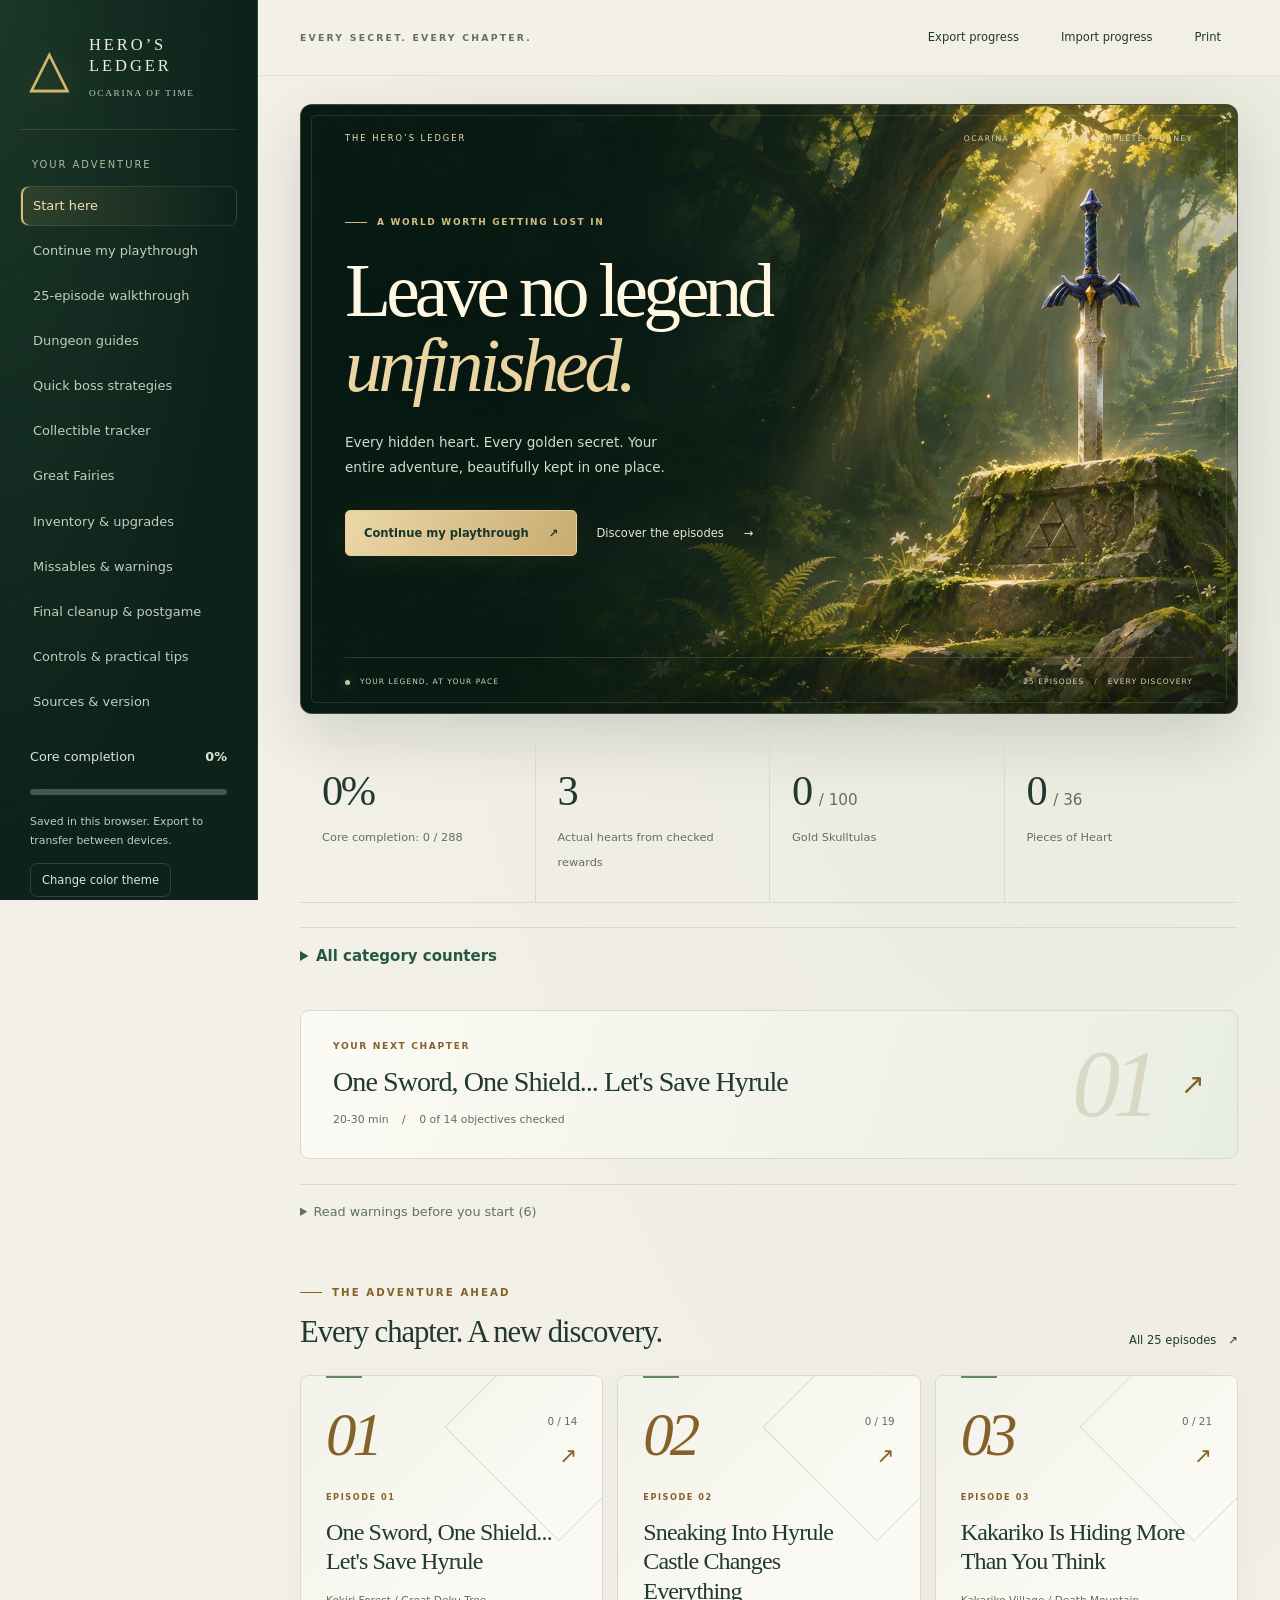
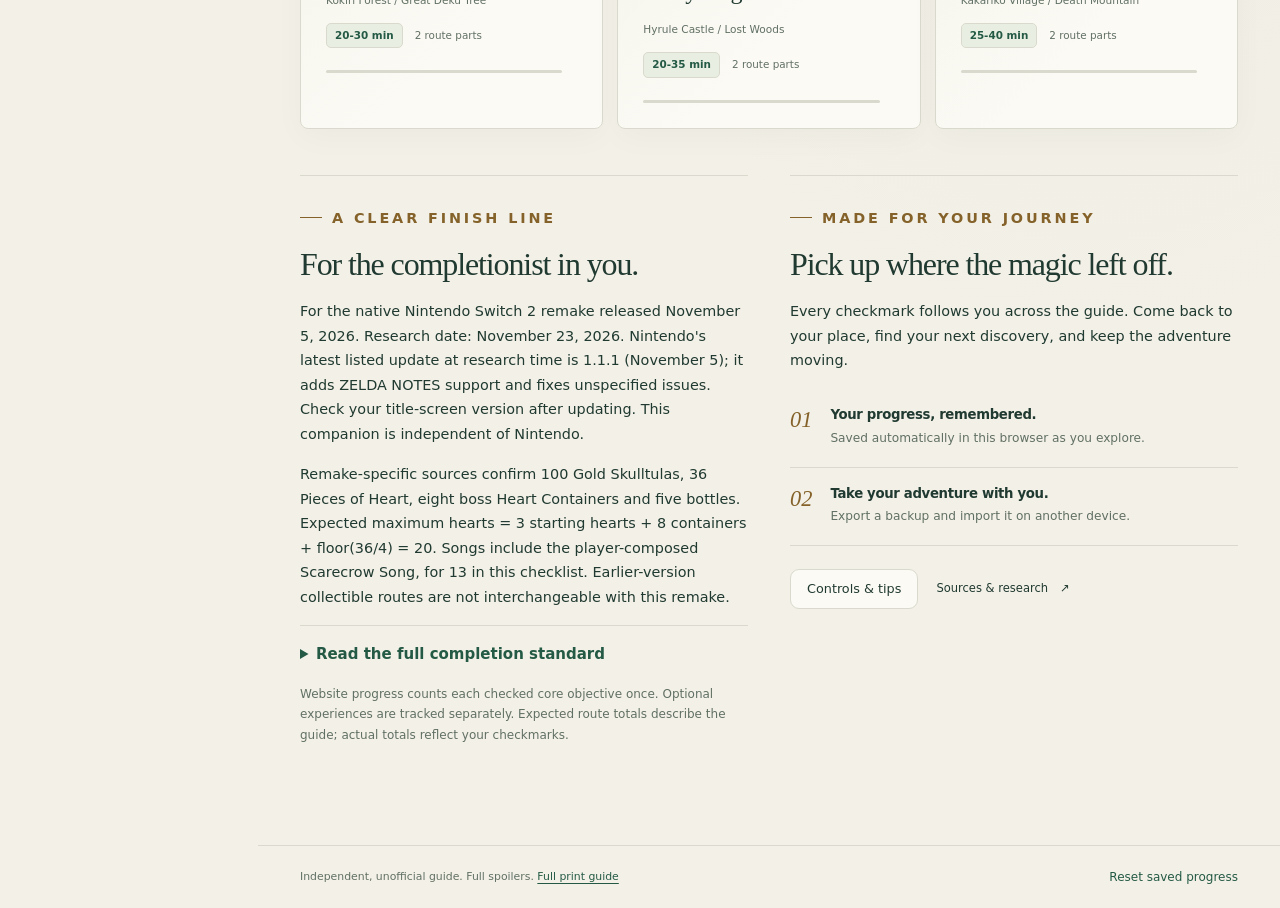
<file: site/index.html>
<!doctype html><html lang="en"><head><meta charset="utf-8"><meta name="viewport" content="width=device-width,initial-scale=1"><link rel="icon" href="data:image/svg+xml,%3Csvg xmlns=%27http://www.w3.org/2000/svg%27 viewBox=%270 0 40 40%27%3E%3Crect width=%2740%27 height=%2740%27 rx=%278%27 fill=%27%23123c31%27/%3E%3Cpath d=%27M20 8 34 32H6Z%27 fill=%27%23d3b76d%27/%3E%3C/svg%3E"><meta name="theme-color" content="#0b201b"><title>Hero’s Ledger</title><meta name="description" content="A private, browser-saved Ocarina of Time playthrough companion."><link rel="preload" as="image" href="./sacred-forest.webp"><link rel="stylesheet" href="./styles.css"><link rel="stylesheet" href="./cinematic.css"><script defer src="./data.js"></script><script defer src="./app.js"></script></head><body><a class="skip" href="#main">Skip to content</a><aside id="sidebar"><a class="brand" href="#start"><span aria-hidden="true">△</span><div>HERO’S<br><b>LEDGER</b><small>OCARINA OF TIME</small></div></a><p class="nav-label">YOUR ADVENTURE</p><nav id="navigation" aria-label="Guide"><a href="#start">Start here</a><a href="#continue">Continue my playthrough</a><a href="#route">25-episode walkthrough</a><a href="#dungeons">Dungeon guides</a><a href="#bosses">Quick boss strategies</a><a href="#collectibles">Collectible tracker</a><a href="#fairies">Great Fairies</a><a href="#inventory">Inventory & upgrades</a><a href="#warnings">Missables & warnings</a><a href="#cleanup">Final cleanup & postgame</a><a href="#controls">Controls & practical tips</a><a href="#sources">Sources & version</a></nav><div class="side-bottom"><div class="progress-label"><span>Core completion</span><strong id="percent">—</strong></div><progress id="progress" value="0" max="100">0%</progress><p class="small">Saved in this browser. Export to transfer between devices.</p><button id="theme">Change color theme</button></div></aside><div class="shell"><header><button id="menu" aria-expanded="false" aria-controls="sidebar">☰ Menu</button><span class="edition">EVERY SECRET. EVERY CHAPTER.</span><div class="tools"><button id="export">Export progress</button><button id="import-trigger" type="button">Import progress</button><input id="import" type="file" accept="application/json,.json" hidden><button id="print">Print</button></div></header><div id="notice" role="status" aria-live="polite"></div><main id="main" tabindex="-1"></main><footer><span>Independent, unofficial guide. Full spoilers. <a href="./print.html">Full print guide</a></span><button id="reset" class="text-button">Reset saved progress</button></footer></div></body></html>
</file>
<file: site/styles.css>
:root{--bg:#f3f5ef;--panel:#fff;--ink:#20372d;--muted:#52655a;--line:#d7dfd4;--green:#1b513f;--pale:#e7eee3;--gold:#926718;--warning:#fff3d6;color-scheme:light}*{box-sizing:border-box}body{margin:0;background:var(--bg);color:var(--ink);font:16px/1.65 system-ui,-apple-system,"Segoe UI",sans-serif}body.dark{--bg:#14221c;--panel:#1d2d25;--ink:#eef3e9;--muted:#bbccbd;--line:#3b5142;--green:#b9d5ac;--pale:#2a3d2f;--gold:#d4b779;--warning:#463a20;color-scheme:dark}a{color:var(--green);text-underline-offset:3px}button,.button,input,select{font:inherit}button,.button{display:inline-flex;align-items:center;justify-content:center;cursor:pointer;padding:8px 13px;border:1px solid var(--line);border-radius:5px;background:var(--panel);color:var(--ink);text-decoration:none;line-height:1.4}button:hover,.button:hover{background:var(--pale);border-color:var(--green)}:focus-visible{outline:3px solid #bb8c2d;outline-offset:4px}h1,h2,h3,p{margin:0 0 1rem}h1,h2,h3{line-height:1.2}h1,h2{font-family:Georgia,serif;font-weight:400}h1{font-size:clamp(2.5rem,5vw,4.4rem);letter-spacing:-.045em;max-width:850px}h2{font-size:1.9rem}h3{font-size:1.1rem}p:last-child{margin-bottom:0}#sidebar{position:fixed;inset:0 auto 0 0;width:270px;background:#123c31;color:#d9e4d5;padding:34px 23px 24px;overflow:auto;display:flex;flex-direction:column}.brand{display:flex;align-items:center;gap:13px;color:#f2eddc;text-decoration:none;letter-spacing:.15em;line-height:1.25;font-size:1.1rem}.brand>span{font:4rem Georgia;color:#d3b76d}.brand b{font-weight:500}.brand small{display:block;font-size:.65rem;margin-top:12px;letter-spacing:.1em;color:#bed1bd}.nav-label{font-size:.7rem;letter-spacing:.17em;color:#b0c6ad;margin:38px 12px 12px}nav{display:grid;gap:3px}nav a{padding:10px 12px;color:#d2dfce;text-decoration:none;font-size:.88rem;border-radius:4px;line-height:1.4}nav a:hover,nav a.active{background:#ffffff12;color:#fff}nav a.active{box-shadow:inset 3px 0 #d1b46b}.side-bottom{margin-top:auto;padding:30px 12px 0}.side-bottom button{background:none;border:0;color:#dce7d5;padding:0;font-size:.8rem}.side-bottom p{color:#bed0b9;margin:13px 0;font-size:.75rem}.progress-label{display:flex;justify-content:space-between;font-size:.8rem}progress{width:100%;height:6px;appearance:none;border:0;border-radius:6px;overflow:hidden;background:#ffffff20}progress::-webkit-progress-bar{background:#ffffff20}progress::-webkit-progress-value{background:#d3b76d}progress::-moz-progress-bar{background:#d3b76d}.shell{margin-left:270px}header{padding:19px 40px;min-height:80px;border-bottom:1px solid var(--line);display:flex;justify-content:space-between;align-items:center;gap:15px}.edition{font-size:.7rem;letter-spacing:.15em;color:var(--muted);font-weight:700}.tools{display:flex;gap:8px}.tools button,.tools .button{font-size:.8rem}#menu{display:none}main{max-width:1320px;margin:auto;padding:48px 48px 75px;min-height:calc(100vh - 160px)}.eyebrow{font-size:.75rem;font-weight:700;letter-spacing:.16em;color:var(--gold);text-transform:uppercase;margin-bottom:15px}.intro{max-width:780px;color:var(--muted);font-size:1.05rem}.hero{padding:5px 0 32px;border-bottom:1px solid var(--line);margin-bottom:25px;position:relative}.hero:after{content:'△';font:11rem Georgia;color:var(--line);position:absolute;right:10px;top:-30px;z-index:-1}.actions{display:flex;gap:10px;flex-wrap:wrap;margin-top:23px}.primary{background:var(--green);color:var(--panel);border-color:var(--green)}.primary:hover{background:#123c31;color:white}.cards{display:grid;grid-template-columns:repeat(4,minmax(0,1fr));gap:15px;margin:27px 0}.stat{background:var(--panel);border:1px solid var(--line);border-radius:8px;padding:22px}.stat strong{display:block;font:2.2rem Georgia}.stat span{font-size:.8rem;color:var(--muted)}.stat i{font:1rem system-ui;color:var(--muted);font-style:normal}.panel{background:var(--panel);border:1px solid var(--line);border-radius:8px;padding:27px;margin:22px 0;box-shadow:0 12px 35px #17382906}.panel h2{font-size:1.65rem}.grid-two{display:grid;grid-template-columns:1fr 1fr;gap:22px}.grid-two .panel{margin:0}.muted{color:var(--muted)}.small{font-size:.8rem}.warning{background:var(--warning);border-left:3px solid #b58225;padding:17px 20px;margin:18px 0;border-radius:0 5px 5px 0}.warning strong{display:block}.route-list{display:grid;gap:12px;margin-top:22px}.route-link{display:flex;gap:20px;align-items:center;padding:21px 24px;background:var(--panel);border:1px solid var(--line);border-radius:7px;text-decoration:none}.route-link:hover{border-color:var(--green)}.route-number{font:1.9rem Georgia;color:var(--gold);min-width:40px}.route-link h3{color:var(--ink);margin-bottom:5px}.route-link p{font-size:.85rem;color:var(--muted)}.route-completion{font-size:.8rem;color:var(--muted);margin-left:auto;white-space:nowrap}.tag{display:inline-block;padding:4px 9px;background:var(--pale);color:var(--green);font-size:.75rem;border-radius:4px;margin:0 6px 5px 0}.meta-row{margin:20px 0}.steps{padding-left:25px}.steps li{padding:0 0 16px 9px}.objective{display:flex;gap:13px;padding:17px 0;border-bottom:1px solid var(--line);scroll-margin-top:24px}.objective:last-child{border-bottom:0}.objective input{width:21px;height:21px;accent-color:var(--green);flex:none;cursor:pointer;margin:3px 0 0}.objective label{display:block;font-weight:650;cursor:pointer;line-height:1.45;margin-bottom:5px}.objective p{font-size:.92rem;color:var(--muted);margin:5px 0}.identifier{font-size:.73rem;font-weight:400;color:var(--muted)}.objective a{font-size:.8rem}.objective.done label{text-decoration:line-through;color:var(--muted)}.objective.done{opacity:.75}.filters{background:var(--panel);border:1px solid var(--line);border-radius:8px;padding:19px;display:flex;gap:12px;flex-wrap:wrap;align-items:end;margin:24px 0}.filter{display:grid;gap:5px;flex:1;min-width:120px;font-size:.78rem;color:var(--muted)}.filter.search{flex:2;min-width:210px}.filter input,.filter select{width:100%;padding:10px 12px;border:1px solid var(--line);border-radius:5px;background:var(--bg);color:var(--ink);min-height:44px}.filter select{appearance:none;padding-right:25px;background-image:linear-gradient(45deg,transparent 50%,var(--muted) 50%),linear-gradient(135deg,var(--muted) 50%,transparent 50%);background-position:calc(100% - 15px) 19px,calc(100% - 10px) 19px;background-size:5px 5px;background-repeat:no-repeat}.toggle{display:flex;gap:8px;align-items:center;min-height:44px;font-size:.8rem}.toggle input{width:18px;height:18px;accent-color:var(--green)}details{border-top:1px solid var(--line);padding:16px 0}summary{cursor:pointer;font-weight:650;color:var(--green)}details p{padding-top:14px;white-space:pre-line}.expected{padding:17px 20px;background:var(--pale);border-radius:5px;margin:22px 0;font-size:.85rem}.section-nav{display:flex;justify-content:space-between;gap:15px;margin-top:30px}.section-nav a{max-width:48%}.text-button{border:0;background:none;padding:0;color:var(--green)}footer{display:flex;justify-content:space-between;gap:20px;padding:20px 40px;border-top:1px solid var(--line);font-size:.75rem;color:var(--muted)}footer button{font-size:.75rem!important}#notice:not(:empty){margin:18px 48px 0;padding:14px 18px;background:var(--pale);border:1px solid var(--line);border-radius:5px}.skip{position:fixed;top:-80px;left:20px;z-index:30;background:var(--panel);padding:12px}.skip:focus{top:10px}.empty{text-align:center;padding:35px;color:var(--muted)}.source-list li{margin-bottom:17px}.source-list p{font-size:.85rem;color:var(--muted)}.source-links{font-size:.78rem}.source-links a{margin-right:12px}.progress-line{height:4px;background:var(--line);margin:14px 0;border-radius:3px;overflow:hidden}.progress-line span{display:block;height:100%;background:var(--gold)}
main{overflow-wrap:anywhere}.objective>div{min-width:0}.stat{min-width:0}@media(max-width:1100px){#sidebar{width:235px;padding:25px 15px}.shell{margin-left:235px}main{padding:35px 28px}.edition{display:none}header{padding:18px 28px}.cards{gap:10px}.stat{padding:16px}.grid-two{grid-template-columns:1fr}.hero:after{display:none}}@media(max-width:760px){#sidebar{display:none;inset:64px 0 auto;width:auto;max-height:calc(100dvh - 64px);z-index:9;border-bottom:2px solid var(--gold);padding:20px}#sidebar.open{display:block}.brand,.nav-label,.side-bottom{display:none}nav{grid-template-columns:1fr 1fr}.shell{margin:0}header{position:sticky;top:0;z-index:10;background:var(--bg);padding:12px 16px;min-height:64px}#menu{display:inline-flex;font-size:.85rem}.tools{gap:5px}.tools button,.tools .button{font-size:.75rem;padding:8px}#print{display:none}main{padding:30px 20px 55px}h1{font-size:2.6rem}.cards{grid-template-columns:repeat(2,1fr)}.stat strong{font-size:2rem}.panel{padding:21px}.route-link{padding:17px;gap:12px}.route-number{font-size:1.5rem;min-width:28px}.route-link h3{font-size:1rem}.route-link p{font-size:.75rem}.route-completion{font-size:.7rem}.filters{padding:15px}.filter{min-width:calc(50% - 12px)}.filter.search{min-width:100%}.objective{scroll-margin-top:85px}footer{padding:20px;flex-direction:column;gap:8px}#notice:not(:empty){margin:15px 20px 0}.section-nav a{font-size:.85rem}}@media(prefers-reduced-motion:reduce){*{scroll-behavior:auto!important;transition:none!important}}@media print{body,body.dark{--bg:white;--panel:white;--ink:black;--muted:#333;--line:#ccc;--green:black;--pale:#eee;--warning:#eee;font-size:10pt}#sidebar,header,footer,.filters,.section-nav,.actions,#notice{display:none!important}.shell{margin:0}main{max-width:none;padding:0}.panel{box-shadow:none;border:0;padding:0;margin:20px 0}.hero:after{display:none}.cards{grid-template-columns:repeat(4,1fr)}.stat{padding:10px}.objective,.warning,.route-link{break-inside:avoid}.objective.done{opacity:1}details:not([open])>*:not(summary){display:block}a{color:black;text-decoration:none}h1{font-size:28pt}h2{font-size:20pt}}

.route-number{white-space:nowrap;flex:none}.route-link>div{min-width:0;flex:1}.category-summary{margin-bottom:25px}.category-summary .cards{margin-bottom:5px}

/* Episode field guide */
.collectible-number{display:block;font-size:.85rem;color:var(--accent,#8b681b);margin:.3rem 0;font-weight:700}.location-line{border-left:3px solid #b99238;padding:.4rem .75rem;background:rgba(185,146,56,.08)}.episode-plan ul{padding-left:1.4rem}.episode-plan li{margin:.65rem 0;line-height:1.65}.episode-plan h3{margin-top:1.6rem}

.episode-time{border:2px solid var(--gold);border-radius:8px;background:var(--pale);padding:22px;margin:22px 0}.episode-time>span{display:block;font-size:.75rem;font-weight:700;letter-spacing:.08em;color:var(--muted)}.episode-time>strong{display:block;font-size:2rem;line-height:1.3;margin:.4rem 0;color:var(--green)}.episode-time-badge{display:inline-block;padding:5px 10px;border:1px solid var(--gold);border-radius:5px;background:var(--pale);color:var(--green)!important;font-weight:700}
/* Emerald field journal — presentation layer */
:root{--bg:#f5f2e9;--panel:#fffdf7;--ink:#193c32;--muted:#5c6e62;--line:#dedfd2;--green:#245a45;--pale:#e9eee2;--gold:#87611d;--warning:#f7edcf;--shadow:0 8px 32px #17382908}
body{background-image:radial-gradient(ellipse at 85% 0,#d8dfce66,transparent 55%);font-size:15px;line-height:1.7}
body.dark{--bg:#0e1d19;--panel:#172b24;--ink:#f0eee1;--muted:#b3c3b5;--line:#30473b;--green:#b5d3b1;--pale:#213b2d;--gold:#dfc17f;--warning:#3b3420;--shadow:0 12px 38px #0002}
button,.button{border-radius:9px;padding:10px 16px;transition:background .18s,border-color .18s,transform .18s,box-shadow .18s}
button:hover,.button:hover{box-shadow:0 4px 15px #17382912}
h1,h2{font-family:Georgia,'Times New Roman',serif}h1{font-size:clamp(2.65rem,4.5vw,4.6rem);line-height:1.06;letter-spacing:-.055em}h2{letter-spacing:-.035em}h3{letter-spacing:-.025em}
#sidebar{width:258px;padding:35px 20px 24px;background:radial-gradient(ellipse at 0 0,#28523c,transparent 65%),#102e26;border-right:1px solid #bca46733}
.brand{padding:0 9px 29px;border-bottom:1px solid #d1b46b30;gap:16px;font-size:1.03rem;letter-spacing:.18em}.brand>span{font-size:3.5rem;text-shadow:0 0 25px #d3b76d40}.brand small{font-size:.58rem;letter-spacing:.18em}
.nav-label{margin-top:27px;color:#a9bd9e;font-size:.62rem;letter-spacing:.2em}nav{gap:5px}nav a{padding:10px 12px;border:1px solid transparent;border-radius:8px;font-size:.81rem;transition:background .18s,color .18s}nav a.active{background:linear-gradient(100deg,#bca46724,#ffffff06);border-color:#d1b46b22;box-shadow:inset 2px 0 #d9bc78;color:#fff3d0}nav a:hover{background:#ffffff0c}
.side-bottom{padding:24px 10px 0}.side-bottom p{font-size:.68rem}.progress-label{margin-bottom:7px}.side-bottom button{border:1px solid #ffffff25;padding:8px 11px;border-radius:7px;font-size:.72rem}
.shell{margin-left:258px}header{min-height:76px;padding:17px 42px;background:color-mix(in srgb,var(--bg) 90%,transparent);backdrop-filter:blur(18px)}.edition{font-size:.62rem;letter-spacing:.22em}.tools button,.tools .button{font-size:.72rem;background:transparent}
main{padding:40px 42px 70px;max-width:1400px}.eyebrow{font-size:.64rem;letter-spacing:.2em;display:flex;align-items:center;gap:10px}.eyebrow:before{content:'';width:22px;height:1px;background:currentColor;flex:none}.intro{font-size:.98rem;max-width:720px;line-height:1.8}.page-header{margin-bottom:28px}.page-header .intro{margin-top:20px}
.hero{isolation:isolate;overflow:hidden;border:1px solid #d8bd7538;border-radius:18px;background:#102e26;color:#fff7e0;padding:52px 44px 40px;margin-bottom:25px;box-shadow:0 16px 42px #123c3119;min-height:410px}
.hero:after{content:'';display:block;position:absolute;inset:0;z-index:-1;background:linear-gradient(90deg,#102e26 0%,#102e26ed 32%,#102e2640 75%),url('./landscape.svg') right center/cover no-repeat;opacity:1}
.hero .page-header{max-width:570px;margin-bottom:0}.hero h1{max-width:550px;font-size:clamp(3rem,4.7vw,4.8rem)}.hero .eyebrow{color:#d6bd81;font-size:.6rem}.hero .intro{color:#c9d8c6;max-width:440px;font-size:.9rem}.hero-facts{display:flex;gap:16px;flex-wrap:wrap;margin-top:24px;color:#d3dfc9;font-size:.66rem;letter-spacing:.04em}.hero-facts span+span:before{content:'·';margin-right:16px;color:#d8bd75}.hero .actions{margin-top:27px}.hero .button{border-color:#b8c6a63d;background:#ffffff08;color:#eff2e0;font-size:.78rem;padding:12px 18px}.hero .primary{background:#dac28a;color:#17372b;border-color:#dac28a;font-weight:700}.hero .button:hover{background:#ffffff18}.hero .primary:hover{background:#ead6a6}
.cards{gap:14px;margin:24px 0}.stat{border-radius:12px;padding:21px 23px;box-shadow:var(--shadow);position:relative;overflow:hidden}.stat:before{content:'';position:absolute;left:0;top:20px;bottom:20px;width:2px;background:var(--gold);opacity:.65}.stat strong{font-size:2.5rem;line-height:1.2;letter-spacing:-.06em;margin-bottom:7px}.stat span{font-size:.71rem}.stat i{font-size:.95rem;letter-spacing:0}
.panel{padding:28px;border-radius:13px;box-shadow:var(--shadow)}.panel h2{font-size:1.75rem}.grid-two{gap:20px}.panel p{font-size:.9rem}.panel .small{font-size:.75rem}.actions .button{font-size:.8rem}.global-warnings{font-size:.8rem;margin-bottom:20px}.global-warnings summary{color:var(--muted);font-weight:500}.warning{border-radius:0 9px 9px 0;font-size:.85rem;line-height:1.75}.warning strong{font-size:.72rem;letter-spacing:.04em;margin-bottom:5px}
.route-list{gap:14px}.route-link{border-radius:12px;box-shadow:var(--shadow);transition:transform .2s,border-color .2s,box-shadow .2s}.route-link:hover{transform:translateY(-3px);border-color:var(--gold);box-shadow:0 12px 28px #17382912}.route-number{font-size:2.1rem;letter-spacing:-.07em}.route-link h3{font-size:1.08rem;line-height:1.4}.route-link p{font-size:.76rem}.route-completion{font-variant-numeric:tabular-nums;font-size:.7rem}
.episode-card{position:relative;align-items:flex-start;gap:18px;padding:26px}.episode-card>.route-number{display:flex;align-items:center;justify-content:center;width:48px;min-width:48px;height:56px;border:1px solid var(--line);border-radius:8px;background:var(--pale);font-size:1.7rem}.chapter-label{display:block;font-size:.57rem;font-weight:750;letter-spacing:.18em;color:var(--gold);margin:0 0 9px}.episode-card h3{font-size:1.1rem;margin-bottom:8px;max-width:480px}.episode-card .episode-region{font-size:.72rem;line-height:1.6;margin-bottom:14px}.episode-card-meta{display:flex;gap:12px;flex-wrap:wrap;align-items:center;font-size:.65rem;color:var(--muted)}.episode-time-badge{font-size:.65rem;padding:3px 8px;border-radius:5px;border:1px solid var(--line);background:var(--pale);font-weight:600;white-space:nowrap}.episode-card .route-completion{min-width:42px;text-align:right;font-size:.65rem;padding-top:2px}.card-arrow{display:block;font-size:1.35rem;color:var(--gold);margin-top:13px;transition:transform .2s}.episode-card:hover .card-arrow{transform:translate(2px,-2px)}.episode-progress{height:3px;border-radius:3px;background:var(--line);margin-top:18px;overflow:hidden}.episode-progress span{display:block;height:100%;background:var(--gold)}
main[data-view="route"]>.route-list{grid-template-columns:repeat(2,minmax(0,1fr))}main[data-view="route"] .episode-card{height:100%}
.filters{border-radius:12px;box-shadow:var(--shadow);padding:20px;gap:14px}.filter{font-size:.68rem;letter-spacing:.02em}.filter input,.filter select{border-radius:7px;font-size:.82rem;background:var(--bg)}.toggle{font-size:.72rem}.tag{border-radius:5px;font-size:.66rem;letter-spacing:.015em;padding:5px 10px}.expected{border:1px solid var(--line);border-radius:9px;font-size:.78rem;padding:18px 22px}.episode-time{border:1px solid var(--line);border-left:3px solid var(--gold);border-radius:10px;padding:24px;background:linear-gradient(110deg,var(--pale),var(--panel))}.episode-time>strong{font-family:Georgia,serif;font-weight:400;font-size:2.4rem;letter-spacing:-.04em}.episode-time>span{font-size:.6rem;letter-spacing:.16em}.episode-time p{font-size:.8rem}
.objective{padding:21px 2px;gap:15px}.objective label{font-size:.93rem}.objective p{font-size:.84rem;line-height:1.8}.objective input{width:20px;height:20px;margin-top:3px}.collectible-number{color:var(--gold);font-size:.73rem}.location-line{border-radius:0 5px 5px 0}.source-links a{font-size:.72rem}.steps li::marker{color:var(--gold);font-weight:700}.steps li{font-size:.92rem;padding-left:12px;padding-bottom:20px}.identifier{font-size:.65rem}.section-nav a{font-size:.78rem}footer{font-size:.68rem;padding:22px 42px}.progress-line{height:3px}.small{font-size:.76rem}
@media(min-width:1600px){.hero{min-height:450px;padding-top:60px}.hero:after{background-position:right center;background-size:cover}.hero .page-header{max-width:610px}}
@media(max-width:1200px){main[data-view="route"]>.route-list{grid-template-columns:1fr}.hero{padding:40px 30px}.hero .page-header{max-width:470px}.hero:after{background-image:linear-gradient(90deg,#102e26 0%,#102e26e8 38%,#102e2640 100%),url('./landscape.svg')}}
@media(max-width:1100px){#sidebar{width:230px;padding:26px 14px}.shell{margin-left:230px}main{padding:30px 26px 60px}header{padding:16px 26px}.hero h1{font-size:3.5rem}.hero .intro{max-width:360px}.stat{padding:20px 16px}.stat strong{font-size:2.2rem}}
@media(max-width:760px){#sidebar{width:auto;padding:20px;top:68px;background:#102e26}.shell{margin:0}header{min-height:68px;padding:12px 16px}.tools button,.tools .button{font-size:.68rem;padding:9px}main{padding:24px 16px 45px}.hero{padding:32px 24px 180px;border-radius:13px;min-height:0}.hero:after{background-image:linear-gradient(180deg,#102e26 15%,#102e26df 43%,#102e2600 82%),url('./landscape.svg');background-size:cover;background-position:center,bottom right}.hero h1{font-size:3.3rem;max-width:330px}.hero .eyebrow{font-size:.52rem;letter-spacing:.14em}.hero .intro{font-size:.85rem;max-width:350px}.hero-facts{gap:8px 12px;font-size:.6rem}.hero-facts span+span:before{margin-right:12px}.hero .actions{gap:8px;flex-direction:column;align-items:flex-start}.hero .button{font-size:.74rem;padding:11px 15px}.cards{gap:10px}.stat{padding:19px}.stat strong{font-size:2.15rem}.stat span{font-size:.65rem}.panel{padding:22px;border-radius:11px}.grid-two{gap:14px}.page-header h1{font-size:2.65rem}.page-header .intro{font-size:.88rem}.hero .page-header h1{font-size:3.3rem}.episode-card{gap:12px;padding:20px 15px}.episode-card>.route-number{width:34px;min-width:34px;height:43px;font-size:1.3rem}.episode-card h3{font-size:.97rem}.episode-card .route-completion{min-width:34px;font-size:.6rem}.chapter-label{font-size:.52rem}.episode-card .episode-region{font-size:.65rem}.episode-card-meta{font-size:.6rem;gap:8px}.episode-time-badge{font-size:.6rem}.card-arrow{font-size:1.15rem}.filters{padding:16px}.objective p{font-size:.82rem}.section-nav{gap:10px}.section-nav a{padding:10px;font-size:.72rem}footer{padding:20px 16px}.brand{padding-bottom:20px}nav a{font-size:.78rem;padding:11px}.episode-time>strong{font-size:2rem}}
@media(prefers-reduced-motion:reduce){.route-link:hover,.episode-card:hover .card-arrow{transform:none}}
@media print{body,body.dark{background:white;--shadow:none}main{padding:0}.hero{background:white;color:black;padding:0;min-height:0;border:0;box-shadow:none}.hero:after,.hero-facts,.card-arrow{display:none}.hero .eyebrow,.hero .intro{color:#333}.hero h1,.hero .page-header h1{font-size:28pt}.stat:before{display:none}.route-link,.stat,.filters{box-shadow:none}.route-list,main[data-view="route"]>.route-list{grid-template-columns:1fr}.episode-card{padding:12px;border-radius:0}.episode-card>.route-number{border:0}.episode-progress{display:none}.episode-time{background:white}}
body.dark{background-image:radial-gradient(ellipse at 85% 0,#304d342b,transparent 55%)}
@media print{body.dark{background-image:none}}
</file>
<file: site/cinematic.css>
﻿/* Cinematic edition: atmosphere on the overview, clarity in the field notes. */
:root {
  --bg: #f3f0e7;
  --panel: #fcfaf4;
  --ink: #203a31;
  --muted: #617064;
  --line: #d9dacd;
  --gold: #846229;
}
body.dark {
  --bg: #0b1512;
  --panel: #121f1a;
  --ink: #f0eddf;
  --muted: #aabaad;
  --line: #2c3930;
  --green: #c7d9ba;
  --pale: #1c2b22;
  --gold: #d4b77b;
  background-image: radial-gradient(ellipse at top right, #35462c23, transparent 55%);
}
#sidebar {
  background: radial-gradient(ellipse at 0 0, #24453199, transparent 65%), #0d221b;
  border-right-color: #c4ad6b24;
}
.brand { font-family: Georgia, serif; }
.brand > span { font-size: 3.3rem; }
nav a { color: #c2cdbc; }
nav a.active { color: #f4deb0; background: linear-gradient(90deg, #d1b46b20, transparent); }
header { border-bottom-color: color-mix(in srgb, var(--line) 65%, transparent); }
.edition { letter-spacing: .24em; font-size: .58rem; }
.tools button { border-color: transparent; }
.tools button:hover { border-color: var(--line); }
main { padding-top: 28px; }
.hero-cinematic {
  min-height: 610px;
  padding: 26px 44px 24px;
  display: flex;
  flex-direction: column;
  border-radius: 12px;
  border-color: #d9c49440;
  background: #0c211b;
  box-shadow: 0 24px 65px #071e2325;
}
.hero-cinematic::after {
  background-image: linear-gradient(90deg, #081c15c9, #081c1566 45%, #081c1500 75%), url('./sacred-forest.webp');
  background-position: center;
  background-size: cover;
}
.hero-cinematic::before {
  content: '';
  pointer-events: none;
  position: absolute;
  inset: 10px;
  border: 1px solid #e0c88b26;
  border-radius: 5px;
}
.hero-topline, .hero-bottomline {
  display: flex;
  align-items: center;
  justify-content: space-between;
  gap: 16px;
  position: relative;
  font-size: .52rem;
  letter-spacing: .18em;
  color: #d3d4b8;
}
.hero-edition { color: #f0dfb8; letter-spacing: .24em; }
.hero-volume { font-size: .48rem; }
.hero-body { padding: 70px 0 62px; position: relative; }
.hero-body .eyebrow { font-size: .56rem; letter-spacing: .19em; margin-bottom: 24px; }
.hero-cinematic .hero-body h1 {
  max-width: 650px;
  font-size: clamp(3.7rem, 5.9vw, 6.4rem);
  font-weight: 400;
  line-height: .99;
  letter-spacing: -.065em;
  text-shadow: 0 4px 25px #03150b55;
}
.hero-cinematic h1 em {
  font-weight: 400;
  color: #ead5a3;
  letter-spacing: -.055em;
}
.hero-cinematic .intro { max-width: 330px; line-height: 1.85; font-size: .85rem; margin-top: 26px; color: #d3dcca; }
.hero-cinematic .actions { margin-top: 30px; gap: 18px; align-items: center; }
.hero-cinematic .button { border-radius: 5px; padding: 14px 18px; font-size: .72rem; gap: 20px; }
.hero-cinematic .primary { background: linear-gradient(115deg, #ebd7a8, #c9ab70); border-color: #e6ce96; box-shadow: 0 4px 30px #e8cb7514; }
.hero-cinematic .primary:hover { background: #f0dfb7; box-shadow: 0 4px 28px #e8cb7530; transform: translateY(-2px); }
.hero-cinematic .hero-secondary { background: transparent; border-color: transparent; padding-left: 0; color: #e7e6d3; }
.hero-cinematic .hero-secondary:hover { background: transparent; color: #f6dfaa; box-shadow: none; }
.hero-bottomline { margin-top: auto; padding-top: 18px; border-top: 1px solid #e0c88b30; font-size: .47rem; letter-spacing: .14em; }
.hero-bottomline > span { display: inline-flex; gap: 10px; align-items: center; }
.hero-bottomline b { font-weight: 400; color: #bba570; }
.live-dot { width: 5px; height: 5px; background: #c2c899; border-radius: 50%; box-shadow: 0 0 14px #c9d6a890; }
main[data-view='start'] > .cards { margin: 0 0 24px; gap: 0; border-bottom: 1px solid var(--line); }
main[data-view='start'] > .cards .stat { border: 0; border-radius: 0; background: none; box-shadow: none; padding: 27px 22px; }
main[data-view='start'] > .cards .stat + .stat { border-left: 1px solid var(--line); }
main[data-view='start'] > .cards .stat::before { display: none; }
main[data-view='start'] > .cards .stat strong { font-size: 2.65rem; }
.featured-episode {
  display: flex;
  align-items: center;
  position: relative;
  gap: 28px;
  padding: 28px 32px;
  margin: 0 0 25px;
  color: var(--ink);
  background: linear-gradient(105deg, var(--panel), var(--pale));
  border: 1px solid var(--line);
  border-radius: 9px;
  text-decoration: none;
  overflow: hidden;
  transition: border-color .2s, box-shadow .2s;
}
.featured-episode:hover { border-color: var(--gold); box-shadow: 0 10px 28px #102b2510; }
.featured-copy { flex: 1; position: relative; z-index: 1; }
.featured-copy h2 { font-size: clamp(1.45rem, 2.2vw, 2rem); max-width: 630px; margin-bottom: 12px; line-height: 1.25; }
.featured-copy p { font-size: .68rem; color: var(--muted); }
.featured-copy p > span { margin: 0 10px; color: var(--gold); }
.featured-number { font: italic 6rem/.8 Georgia,serif; color: var(--gold); opacity: .17; letter-spacing: -.08em; }
.featured-arrow { font-size: 1.8rem; color: var(--gold); }
.chapter-preview { margin: 46px 0; }
.section-heading { display: flex; align-items: flex-end; justify-content: space-between; gap: 24px; margin-bottom: 24px; }
.section-heading .eyebrow { margin-bottom: 12px; }
.section-heading h2 { font-size: clamp(1.7rem, 2.4vw, 2.4rem); margin: 0; }
.text-link { display: inline-flex; align-items: center; gap: 12px; font-size: .72rem; color: var(--ink); text-decoration: none; white-space: nowrap; }
.text-link:hover { color: var(--gold); text-decoration: underline; }
.chapter-preview > .route-list { grid-template-columns: repeat(3, minmax(0, 1fr)); }
.episode-card {
  --chapter-color: #618a60;
  display: grid;
  grid-template-columns: 1fr auto;
  gap: 0 15px;
  align-content: start;
  padding: 25px;
  border-radius: 8px;
  overflow: hidden;
  position: relative;
  background: linear-gradient(135deg, color-mix(in srgb, var(--chapter-color) 7%, var(--panel)), var(--panel) 65%);
}
.episode-card[data-chapter='1'] { --chapter-color: #6a8c9c; }
.episode-card[data-chapter='2'] { --chapter-color: #aa7451; }
.episode-card[data-chapter='3'] { --chapter-color: #92806a; }
.episode-card[data-chapter='4'] { --chapter-color: #9d7b9d; }
.episode-card::before {
  content: '';
  position: absolute;
  right: -38px;
  top: -30px;
  width: 160px;
  height: 160px;
  border: 1px solid color-mix(in srgb, var(--chapter-color) 24%, transparent);
  transform: rotate(45deg);
  pointer-events: none;
}
.episode-card::after { content: ''; position: absolute; top: 0; left: 25px; width: 36px; height: 2px; background: var(--chapter-color); }
.episode-card > .route-number {
  grid-column: 1 / -1;
  display: block;
  border: 0;
  width: auto;
  height: auto;
  background: none;
  font: italic 3.8rem/1 Georgia, serif;
  color: var(--gold);
  margin: 4px 0 26px;
  letter-spacing: -.065em;
}
.episode-card > div { position: relative; z-index: 1; }
.episode-card .chapter-label { font-size: .51rem; letter-spacing: .19em; margin-bottom: 13px; }
.episode-card h3 { font: 400 1.5rem/1.22 Georgia,serif; letter-spacing: -.035em; margin-bottom: 15px; }
.episode-card .episode-region { font-size: .66rem; }
.episode-card .route-completion { position: absolute; top: 35px; right: 25px; }
.episode-card .card-arrow { margin-top: 8px; }
.episode-card .episode-progress { margin-top: 22px; }
.episode-card:hover { box-shadow: 0 18px 40px #0d302218; transform: translateY(-5px); }
.journal-notes .panel { background: transparent; box-shadow: none; border: 0; border-top: 1px solid var(--line); border-radius: 0; padding: 30px 0; }
.journal-notes { gap: 42px; }
.journal-notes .panel h2 { font-size: 2rem; }
.journal-feature { display: flex; align-items: flex-start; gap: 18px; padding: 18px 0; border-bottom: 1px solid var(--line); }
.journal-feature > span { font: italic 1.4rem Georgia,serif; color: var(--gold); }
.journal-feature h3 { font-size: .83rem; margin: 0 0 5px; }
.journal-feature p { color: var(--muted); font-size: .76rem; }
.journal-notes .actions { align-items: center; gap: 18px; }
body.dark .panel, body.dark .filters { box-shadow: 0 10px 30px #00000010; }
body.dark .journal-notes .panel { box-shadow: none; }
@media (max-width: 1200px) {
  .hero-cinematic { padding: 26px 30px 22px; min-height: 570px; }
  .hero-cinematic .hero-body h1 { font-size: 4.8rem; }
  .hero-cinematic::after { background-position: 62% center; }
  .chapter-preview > .route-list { grid-template-columns: 1fr; }
  .chapter-preview .episode-card { grid-template-columns: 65px 1fr auto; gap: 20px; align-items: start; }
  .chapter-preview .episode-card > .route-number { grid-column: auto; font-size: 2.8rem; margin: 0; }
  .chapter-preview .episode-card h3 { font-size: 1.5rem; }
  .chapter-preview .episode-card .route-completion { position: static; }
}
@media (max-width: 760px) {
  main { padding-top: 16px; }
  .hero-cinematic { min-height: 650px; padding: 25px 24px 22px; }
  .hero-cinematic::after { background-image: linear-gradient(180deg, #081c1580, #081c1599 40%, #081c1500 80%, #081c15b0), url('./sacred-forest.webp'); background-position: center, 80% center; }
  .hero-volume { display: none; }
  .hero-edition { font-size: .48rem; }
  .hero-body { padding: 53px 0 90px; }
  .hero-cinematic .hero-body h1 { font-size: clamp(3rem, 12.3vw, 4.4rem); line-height: 1.02; }
  .hero-body .eyebrow { font-size: .46rem; letter-spacing: .12em; margin-bottom: 20px; }
  .hero-cinematic .intro { max-width: 250px; font-size: .8rem; }
  .hero-cinematic .actions { gap: 10px; align-items: flex-start; }
  .hero-cinematic .hero-secondary { padding: 8px 0; }
  .hero-bottomline { font-size: .4rem; letter-spacing: .07em; gap: 10px; }
  .hero-bottomline > span { gap: 6px; }
  main[data-view='start'] > .cards { margin-bottom: 22px; }
  main[data-view='start'] > .cards .stat { padding: 22px 14px; }
  main[data-view='start'] > .cards .stat:nth-child(3) { border-left: 0; }
  main[data-view='start'] > .cards .stat:nth-child(-n+2) { border-bottom: 1px solid var(--line); }
  main[data-view='start'] > .cards .stat strong { font-size: 2.4rem; }
  .featured-episode { padding: 24px 20px; gap: 10px; }
  .featured-copy h2 { font-size: 1.5rem; }
  .featured-number { position: absolute; right: 20px; font-size: 7rem; opacity: .07; }
  .featured-arrow { font-size: 1.4rem; }
  .featured-copy p { font-size: .62rem; }
  .chapter-preview { margin: 34px 0; }
  .section-heading { flex-direction: column; align-items: flex-start; gap: 14px; }
  .section-heading h2 { font-size: 1.95rem; }
  .episode-card { padding: 23px; }
  .chapter-preview .episode-card { grid-template-columns: 40px 1fr; gap: 15px; }
  .chapter-preview .episode-card > .route-number { font-size: 2.2rem; }
  .chapter-preview .episode-card h3 { font-size: 1.3rem; }
  .chapter-preview .episode-card .route-completion { grid-column: 2; display: flex; align-items: center; gap: 14px; text-align: left; }
  .chapter-preview .episode-card .card-arrow { margin: 0; font-size: 1rem; }
  .journal-notes { gap: 10px; }
  .journal-notes .panel h2 { font-size: 1.9rem; }
}
@media (prefers-reduced-motion: no-preference) {
  .hero-body { animation: arrive .65s ease-out both; }
  .hero-cinematic::after { animation: reveal-forest 1.1s ease-out both; }
  @keyframes arrive { from { opacity: 0; transform: translateY(14px); } to { opacity: 1; transform: none; } }
  @keyframes reveal-forest { from { opacity: .5; } to { opacity: 1; } }
}
@media (prefers-reduced-motion: reduce) {
  .episode-card:hover, .hero-cinematic .primary:hover { transform: none; }
}
@media print {
  .hero-cinematic { display: block; min-height: 0; padding: 0; background: white; }
  .hero-cinematic::before, .hero-topline, .hero-bottomline, .featured-episode, .featured-number { display: none; }
  .hero-body { padding: 0; }
  .hero-cinematic .hero-body h1 { font-size: 28pt; text-shadow: none; }
  .hero-cinematic h1 em, .hero-cinematic .intro { color: black; }
  .chapter-preview > .route-list { grid-template-columns: 1fr; }
  .episode-card, .chapter-preview .episode-card { display: flex; background: white; padding: 12px; }
  .episode-card::before, .episode-card::after { display: none; }
  .episode-card > .route-number { font-size: 20pt; margin: 0; }
  .episode-card .route-completion { position: static; }
  .journal-notes .panel { padding: 12px 0; }
}
.illustrated-heading {
  padding: clamp(24px, 4vw, 56px);
  min-height: 205px;
  display: flex;
  flex-direction: column;
  justify-content: flex-end;
  background: linear-gradient(90deg, #091d19f7, #091d19dc 48%, #091d1940), var(--heading-art) center 52% / cover;
  border-radius: 12px;
  color: #fff7e6;
}
.illustrated-heading .eyebrow { color: #edd29a; }
.illustrated-heading .intro { color: #f2f1e7; max-width: 56ch; }
.illustrated-heading h1 { max-width: 20ch; }
.boss-plan { padding: clamp(16px, 3vw, 28px); margin: 22px 0 12px; background: var(--panel); border: 1px solid var(--line); border-left: 3px solid var(--gold); border-radius: 8px; }
.boss-plan h3 { display: flex; align-items: baseline; flex-wrap: wrap; gap: 12px; font: 1.55rem Georgia, serif; }
.boss-plan small { color: var(--gold); font: 600 .76rem system-ui; }
.boss-plan ol { padding-left: 1.5em; max-width: 78ch; margin-bottom: 0; }
.boss-plan li { padding-left: .3em; margin-top: .5em; }
.boss-plan li::marker { font-weight: bold; color: var(--gold); }
@media (max-width: 600px) { .illustrated-heading { padding-top: 76px; background-position: center, 72% center; } }
@media print { .illustrated-heading { display: block; min-height: 0; padding: 0; background: none; color: black; } .illustrated-heading .intro,.illustrated-heading .eyebrow { color: #333; } .boss-plan { break-inside: avoid; } }
</file>
